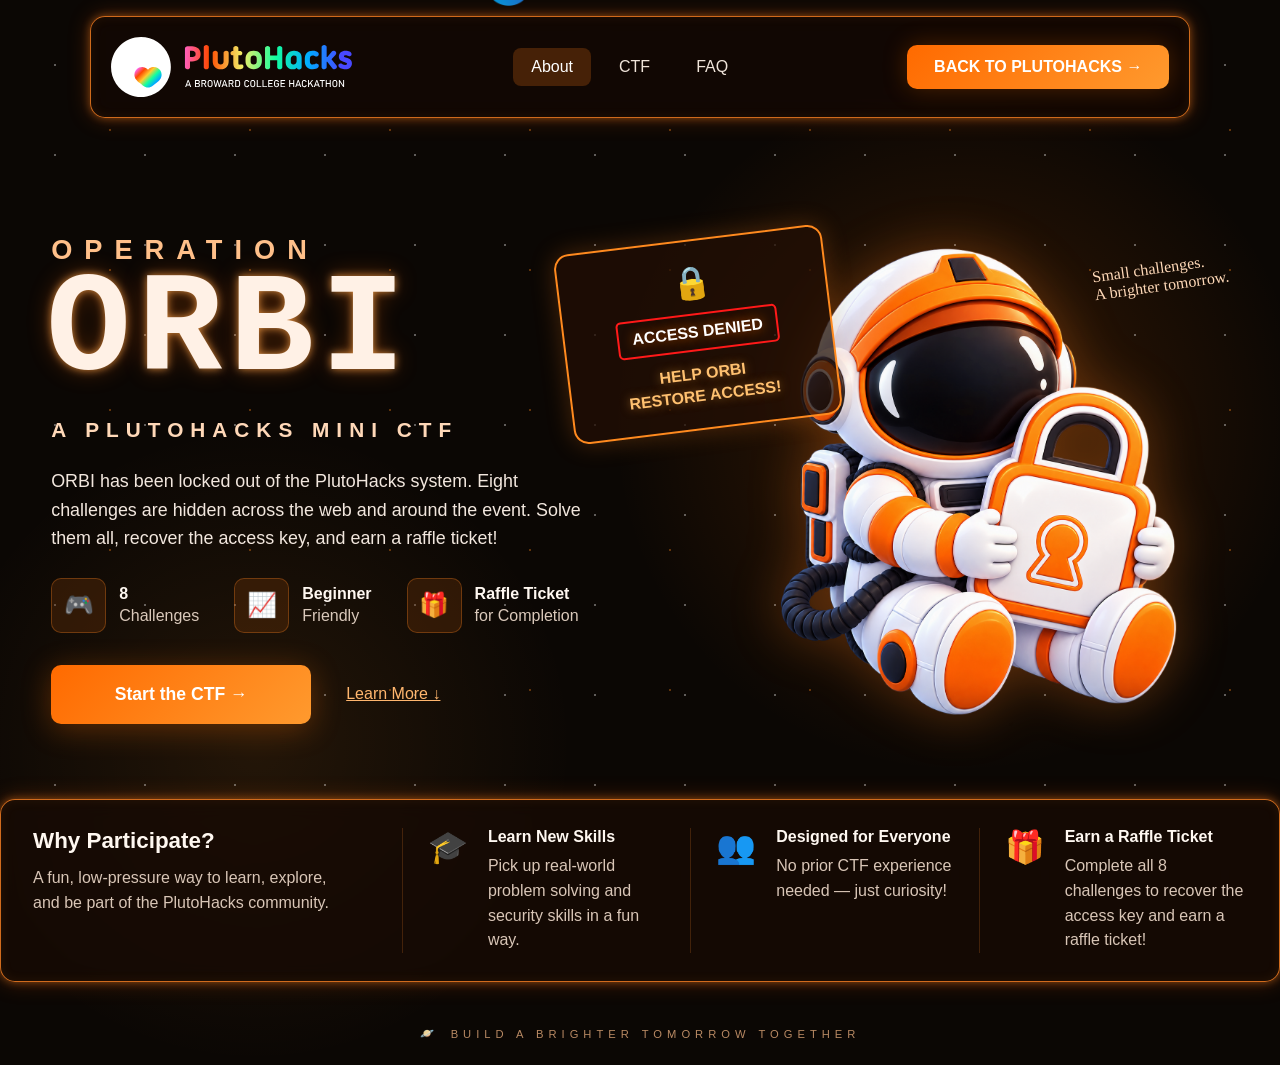
<file: index.html>
<!DOCTYPE html>
<html lang="en">
<head>
    <meta charset="UTF-8">
    <meta name="viewport" content="width=device-width, initial-scale=1.0">
    <title>Operation ORBI | PlutoHacks CTF</title>
    <link rel="stylesheet" href="css/navbar.css">
    <link rel="stylesheet" href="css/index.css">
    <script src="scripts/cursor.js" defer></script>
    <script src="scripts/sky-comets.js" defer></script>
</head>
<body>
  <!-- NAVIGATION -->
    <header class="site-header">
        <nav class="navbar">

            <a href="https://www.plutohacks.com/" class="logo">
                <img src="Images/plutohacks-logo.svg" alt="PlutoHacks" class="logo-image">
            </a>

            <div class="nav-links">
                <a href="index.html" class="active">About</a>
                <a href="ctf.html">CTF</a>
                <a href="faq.html">FAQ</a>
            </div>

            <a href="https://www.plutohacks.com/" class="register-button">
                BACK TO PLUTOHACKS →
            </a>

        </nav>
    </header>

    <main>

        <!-- HERO -->
        <section class="hero">

            <!-- LEFT SIDE -->
            <div class="hero-content">

                <p class="eyebrow" data-signal="T1JCSQ==">
                    OPERATION
                </p>

                <h1 class="orbi-title" data-signal="QUNDRVNT">
                    ORBI
                </h1>

                <p class="subtitle" data-signal="UkVTVE9SRUQ=">
                    A PLUTOHACKS MINI CTF
                </p>

                <p class="description">
                    ORBI has been locked out of the PlutoHacks system.
                    Eight challenges are hidden across the web and around
                    the event. Solve them all, recover the access key,
                    and earn a raffle ticket!
                </p>


                <!-- FEATURES -->
                <div class="quick-features">

                    <div class="quick-feature">
                        <div class="feature-icon">🎮</div>

                        <div>
                            <strong>8</strong>
                            <span>Challenges</span>
                        </div>
                    </div>


                    <div class="quick-feature">
                        <div class="feature-icon">📈</div>

                        <div>
                            <strong>Beginner</strong>
                            <span>Friendly</span>
                        </div>
                    </div>


                    <div class="quick-feature">
                        <div class="feature-icon">🎁</div>

                        <div>
                            <strong>Raffle Ticket</strong>
                            <span>for Completion</span>
                        </div>
                    </div>

                </div>


                <!-- BUTTONS -->
                <div class="hero-buttons">

                    <a href="ctf.html" class="primary-button">
                        Start the CTF →
                    </a>

                    <a href="faq.html" class="learn-more">
                        Learn More ↓
                    </a>

                </div>

            </div>
            <!-- RIGHT SIDE -->
            <div class="hero-art">

                <div class="access-panel">
                    <div class="lock">🔒</div>

                    <strong>
                        ACCESS DENIED
                    </strong>

                    <span>
                        HELP ORBI<br>
                        RESTORE ACCESS!
                    </span>
                </div>


                <!-- Replace this with your own Orbi PNG -->
                <div class="orbi-container">

                    <img
                        src="Images/Orbi.png"
                        alt="Orbi PlutoHacks mascot"
                        class="orbi-image"
                    >

                </div>


                <p class="doodle doodle-top">
                    Small challenges.<br>
                    A brighter tomorrow.
                </p>

            </div>

        </section>
        <!-- WHY PARTICIPATE -->
        <section class="participate" id="about">

            <div class="participate-intro">

                <h2>
                    Why Participate?
                </h2>

                <p>
                    A fun, low-pressure way to learn,
                    explore, and be part of the
                    PlutoHacks community.
                </p>

            </div>


            <div class="participate-item">

                <div class="participate-icon">
                    🎓
                </div>

                <div>
                    <h3>
                        Learn New Skills
                    </h3>

                    <p>
                        Pick up real-world problem
                        solving and security skills
                        in a fun way.
                    </p>
                </div>

            </div>


            <div class="participate-item">

                <div class="participate-icon">
                    👥
                </div>

                <div>
                    <h3>
                        Designed for Everyone
                    </h3>

                    <p>
                        No prior CTF experience
                        needed — just curiosity!
                    </p>
                </div>

            </div>


            <div class="participate-item">

                <div class="participate-icon">
                    🎁
                </div>

                <div>
                    <h3>
                        Earn a Raffle Ticket
                    </h3>

                    <p>
                        Complete all 8 challenges
                        to recover the access key
                        and earn a raffle ticket!
                    </p>
                </div>

            </div>

        </section>


        <footer>
            <span>🪐</span>
            BUILD A BRIGHTER TOMORROW TOGETHER
        </footer>

    </main>
    <!--Special Background effects & Cursor-->
    <canvas id="comet-cursor" aria-hidden="true"></canvas>
    <canvas id="sky-comets" aria-hidden="true"></canvas>
</body>
</html>
</file>
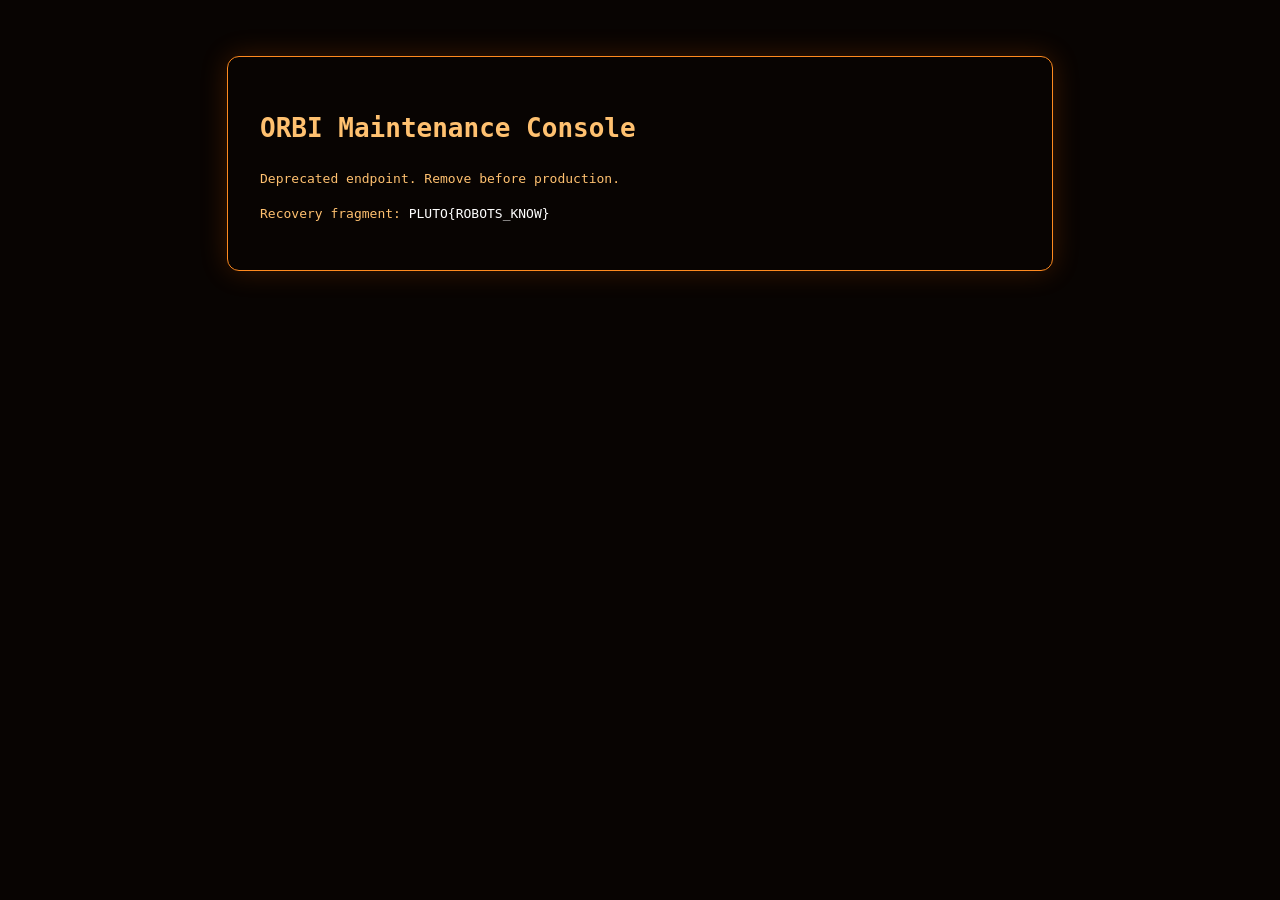
<file: maintenance/index.html>
<!doctype html>
<html lang="en">
<head>
  <meta charset="utf-8">
  <meta name="viewport" content="width=device-width, initial-scale=1">
  <title>ORBI Maintenance Console</title>
  <style>
    body{font-family:monospace;background:#080402;color:#ffc170;padding:3rem;line-height:1.7}
    .box{max-width:760px;margin:auto;border:1px solid #ff8a1f;border-radius:12px;padding:2rem;
         box-shadow:0 0 28px rgba(255,106,0,.2)}
    code{color:#fff}
  </style>
</head>
<body>
  <div class="box">
    <h1>ORBI Maintenance Console</h1>
    <p>Deprecated endpoint. Remove before production.</p>
    <p>Recovery fragment: <code>PLUTO{ROBOTS_KNOW}</code></p>
  </div>
</body>
</html>
</file>
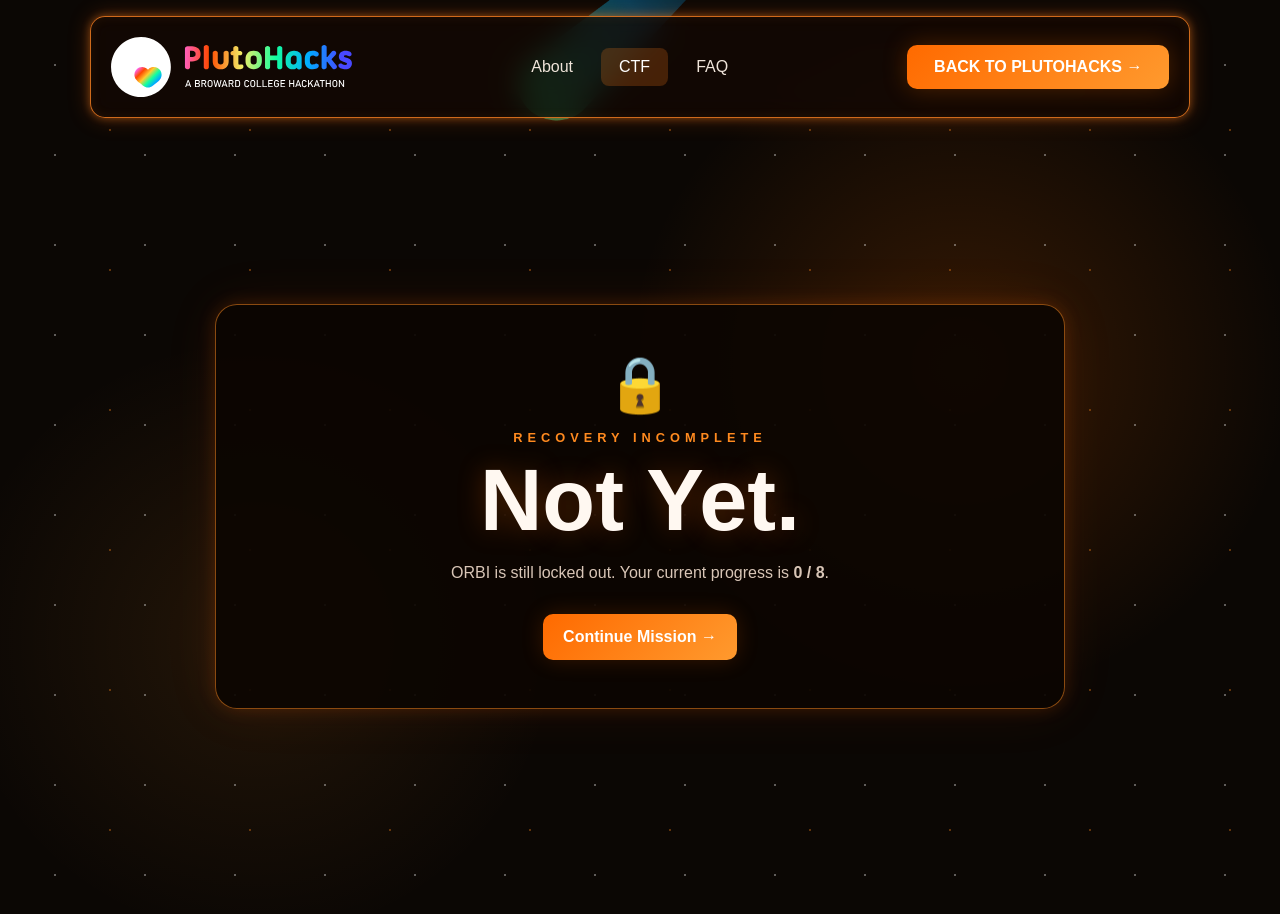
<file: completion.html>
<!DOCTYPE html>
<html lang="en">
<head>
    <meta charset="UTF-8">
    <meta name="viewport" content="width=device-width, initial-scale=1.0">
    <title>Mission Complete | Operation ORBI</title>
    <link rel="stylesheet" href="css/navbar.css">
    <link rel="stylesheet" href="css/challenges.css">
    <script src="scripts/cursor.js" defer></script>
    <script src="scripts/sky-comets.js" defer></script>
    <script src="scripts/ctf-progress.js" defer></script>
</head>
<body data-completion-page>
    <header class="site-header">
        <nav class="navbar">
            <a href="https://www.plutohacks.com/" class="logo">
                <img src="Images/plutohacks-logo.svg" alt="PlutoHacks" class="logo-image">
            </a>
            <div class="nav-links">
                <a href="index.html">About</a>
                <a href="ctf.html" class="active" aria-current="page">CTF</a>
                <a href="faq.html">FAQ</a>
            </div>
            <a href="https://www.plutohacks.com/" class="register-button">
                BACK TO PLUTOHACKS →
            </a>
        </nav>
    </header>

    <main class="completion-page">
        <section class="completion-card" data-normal-success hidden>
            <div class="completion-icon">🎉</div>
            <p class="completion-label">STANDARD RECOVERY COMPLETE</p>
            <h1 class="completion-title">CTF COMPLETE!</h1>
            <p class="completion-copy">
                You completed all eight Operation ORBI challenges and restored
                access to the PlutoHacks system.
            </p>

            <div class="ticket-card">
                🎟️ Show this screen to PlutoHacks staff to receive your raffle ticket.
            </div>

            <div class="completion-actions">
                <a href="ctf.html" class="ctf-action secondary">Review Challenges</a>
                <a href="index.html" class="ctf-action">Return Home</a>
            </div>
        </section>

        <section class="completion-card" data-normal-incomplete>
            <div class="completion-icon">🔒</div>
            <p class="completion-label">RECOVERY INCOMPLETE</p>
            <h1 class="completion-title">Not Yet.</h1>
            <p class="completion-copy">
                ORBI is still locked out. Your current progress is
                <strong data-completion-count>0 / 8</strong>.
            </p>

            <div class="completion-actions" style="margin-top:28px;">
                <a href="ctf.html" class="ctf-action">Continue Mission →</a>
            </div>
        </section>
    </main>

    <canvas id="comet-cursor" aria-hidden="true"></canvas>
    <canvas id="sky-comets" aria-hidden="true"></canvas>
</body>
</html>
</file>
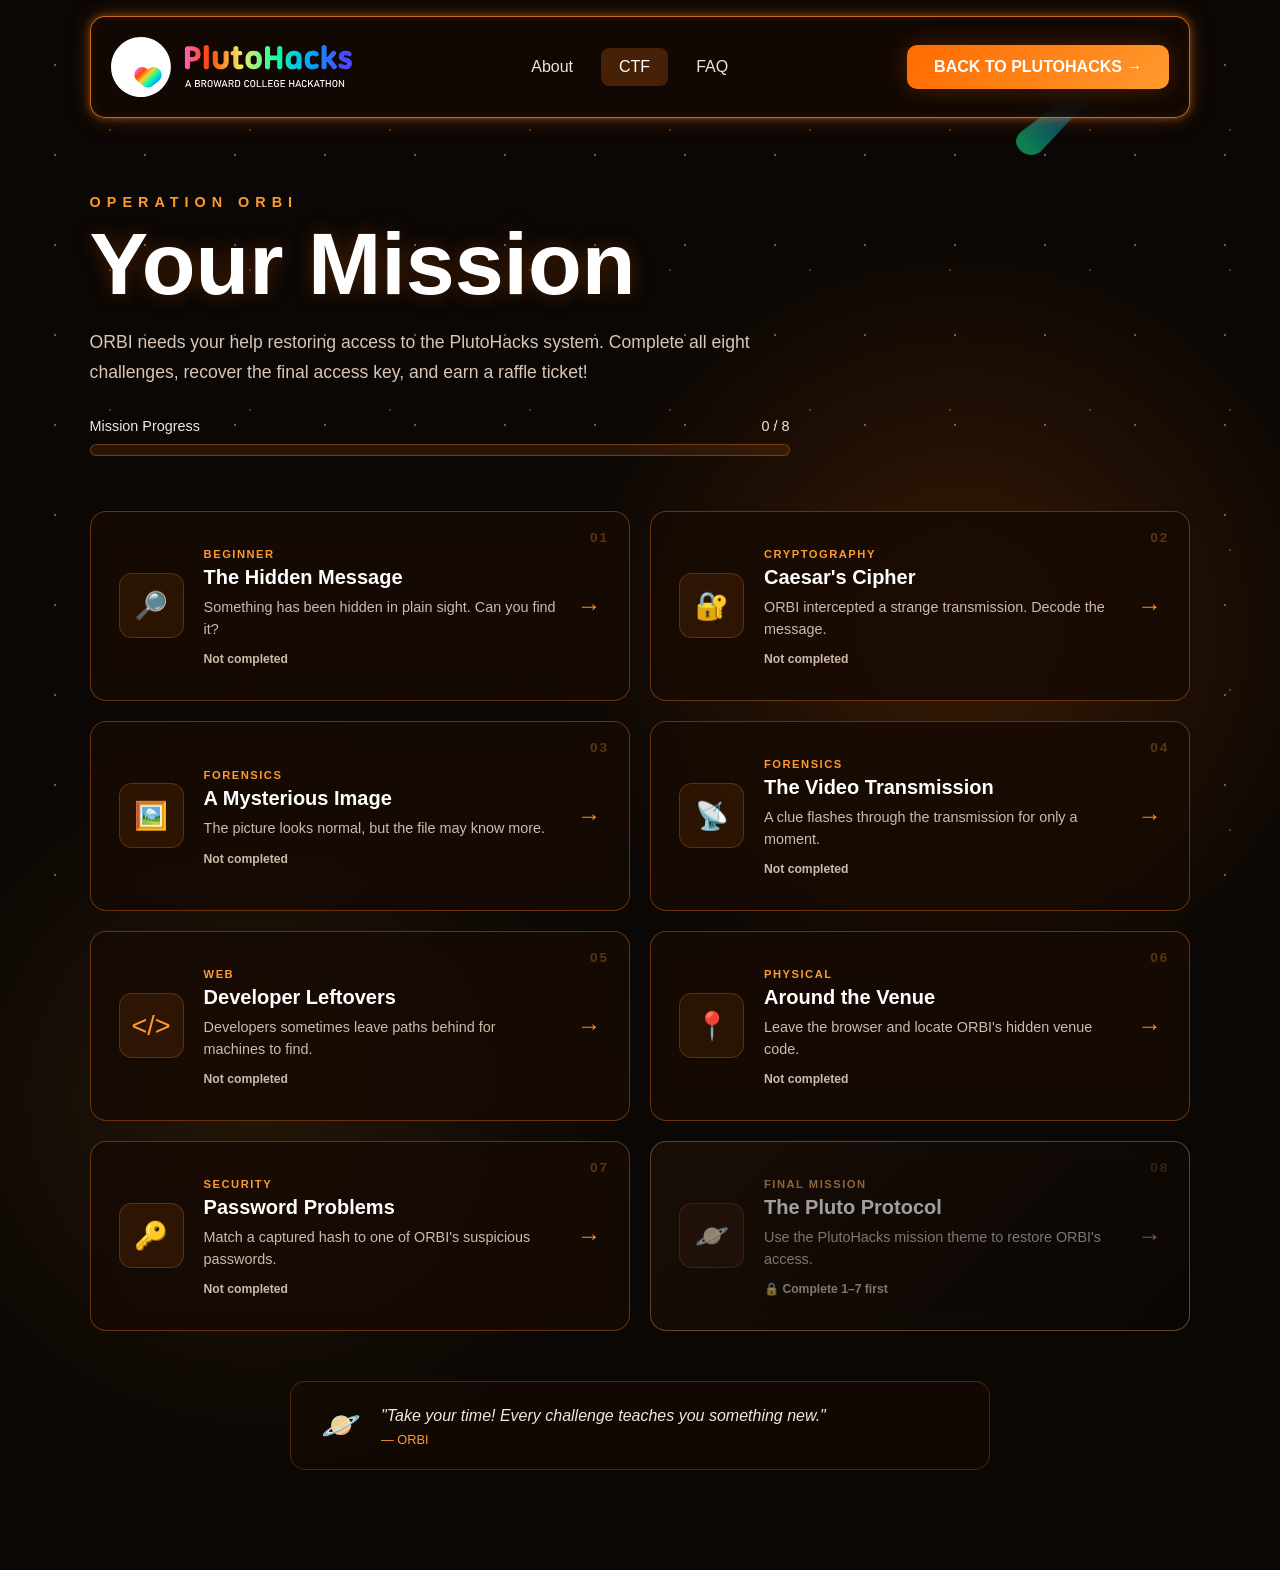
<file: ctf.html>
<!DOCTYPE html>
<html lang="en">
<head>
    <meta charset="UTF-8">
    <meta name="viewport" content="width=device-width, initial-scale=1.0">
    <title>CTF Challenges Dashboard | Operation ORBI</title>
    <link rel="stylesheet" href="css/navbar.css">
    <link rel="stylesheet" href="css/ctf.css">
    <script src="scripts/cursor.js" defer></script>
    <script src="scripts/sky-comets.js" defer></script>
    <script src="scripts/ctf-progress.js" defer></script>
</head>
<body>
    <header class="site-header">
        <nav class="navbar">
            <a href="https://www.plutohacks.com/" class="logo">
                <img src="Images/plutohacks-logo.svg" alt="PlutoHacks" class="logo-image">
            </a>

            <div class="nav-links">
                <a href="index.html">About</a>
                <a href="ctf.html" class="active" aria-current="page">CTF</a>
                <a href="faq.html">FAQ</a>
            </div>

            <a href="https://www.plutohacks.com/" class="register-button">
                BACK TO PLUTOHACKS →
            </a>
        </nav>
    </header>

    <main class="ctf-page">
        <section class="ctf-intro">
            <p class="ctf-eyebrow">OPERATION ORBI</p>
            <h1>Your Mission</h1>
            <p class="ctf-description">
                ORBI needs your help restoring access to the PlutoHacks system.
                Complete all eight challenges, recover the final access key,
                and earn a raffle ticket!
            </p>

            <div class="ctf-progress">
                <div class="progress-heading">
                    <span>Mission Progress</span>
                    <span id="progressText">0 / 8</span>
                </div>
                <div class="progress-track">
                    <div class="progress-fill" id="progressFill"></div>
                </div>
            </div>
        </section>

        <section class="mission-complete-banner" id="missionCompleteBanner" hidden>
            <div>
                <strong>✓ Operation ORBI restored.</strong>
                <p>You completed all eight challenges.</p>
            </div>
            <a href="completion.html" class="mission-complete-link">Completion Screen →</a>
        </section>

        <section class="challenge-section">
            <div class="challenge-grid">

                <a href="challenges/challenge-1.html"
                   class="challenge-card"
                   data-challenge-id="1">
                    <div class="challenge-number">01</div>
                    <div class="challenge-icon">🔎</div>
                    <div class="challenge-info">
                        <span class="challenge-type">Beginner</span>
                        <h2>The Hidden Message</h2>
                        <p>Something has been hidden in plain sight. Can you find it?</p>
                        <span class="challenge-status">Not completed</span>
                    </div>
                    <span class="challenge-arrow">→</span>
                </a>

                <a href="challenges/challenge-2.html"
                   class="challenge-card"
                   data-challenge-id="2">
                    <div class="challenge-number">02</div>
                    <div class="challenge-icon">🔐</div>
                    <div class="challenge-info">
                        <span class="challenge-type">Cryptography</span>
                        <h2>Caesar's Cipher</h2>
                        <p>ORBI intercepted a strange transmission. Decode the message.</p>
                        <span class="challenge-status">Not completed</span>
                    </div>
                    <span class="challenge-arrow">→</span>
                </a>

                <a href="challenges/challenge-3.html"
                   class="challenge-card"
                   data-challenge-id="3">
                    <div class="challenge-number">03</div>
                    <div class="challenge-icon">🖼️</div>
                    <div class="challenge-info">
                        <span class="challenge-type">Forensics</span>
                        <h2>A Mysterious Image</h2>
                        <p>The picture looks normal, but the file may know more.</p>
                        <span class="challenge-status">Not completed</span>
                    </div>
                    <span class="challenge-arrow">→</span>
                </a>

                <a href="challenges/challenge-4.html"
                   class="challenge-card"
                   data-challenge-id="4">
                    <div class="challenge-number">04</div>
                    <div class="challenge-icon">📡</div>
                    <div class="challenge-info">
                        <span class="challenge-type">Forensics</span>
                        <h2>The Video Transmission</h2>
                        <p>A clue flashes through the transmission for only a moment.</p>
                        <span class="challenge-status">Not completed</span>
                    </div>
                    <span class="challenge-arrow">→</span>
                </a>

                <a href="challenges/challenge-5.html"
                   class="challenge-card"
                   data-challenge-id="5">
                    <div class="challenge-number">05</div>
                    <div class="challenge-icon">&lt;/&gt;</div>
                    <div class="challenge-info">
                        <span class="challenge-type">Web</span>
                        <h2>Developer Leftovers</h2>
                        <p>Developers sometimes leave paths behind for machines to find.</p>
                        <span class="challenge-status">Not completed</span>
                    </div>
                    <span class="challenge-arrow">→</span>
                </a>

                <a href="challenges/challenge-6.html"
                   class="challenge-card"
                   data-challenge-id="6">
                    <div class="challenge-number">06</div>
                    <div class="challenge-icon">📍</div>
                    <div class="challenge-info">
                        <span class="challenge-type">Physical</span>
                        <h2>Around the Venue</h2>
                        <p>Leave the browser and locate ORBI's hidden venue code.</p>
                        <span class="challenge-status">Not completed</span>
                    </div>
                    <span class="challenge-arrow">→</span>
                </a>

                <a href="challenges/challenge-7.html"
                   class="challenge-card"
                   data-challenge-id="7">
                    <div class="challenge-number">07</div>
                    <div class="challenge-icon">🔑</div>
                    <div class="challenge-info">
                        <span class="challenge-type">Security</span>
                        <h2>Password Problems</h2>
                        <p>Match a captured hash to one of ORBI's suspicious passwords.</p>
                        <span class="challenge-status">Not completed</span>
                    </div>
                    <span class="challenge-arrow">→</span>
                </a>

                <a href="challenges/challenge-8.html"
                   class="challenge-card final-challenge"
                   data-challenge-id="8">
                    <div class="challenge-number">08</div>
                    <div class="challenge-icon">🪐</div>
                    <div class="challenge-info">
                        <span class="challenge-type">Final Mission</span>
                        <h2>The Pluto Protocol</h2>
                        <p>Use the PlutoHacks mission theme to restore ORBI's access.</p>
                        <span class="challenge-status">Not completed</span>
                    </div>
                    <span class="challenge-arrow">→</span>
                </a>

            </div>
        </section>

        <section class="orbi-message">
            <div class="orbi-message-icon">🪐</div>
            <div>
                <p>"Take your time! Every challenge teaches you something new."</p>
                <span>— ORBI</span>
            </div>
        </section>
    </main>

    <canvas id="comet-cursor" aria-hidden="true"></canvas>
    <canvas id="sky-comets" aria-hidden="true"></canvas>
</body>
</html>
</file>
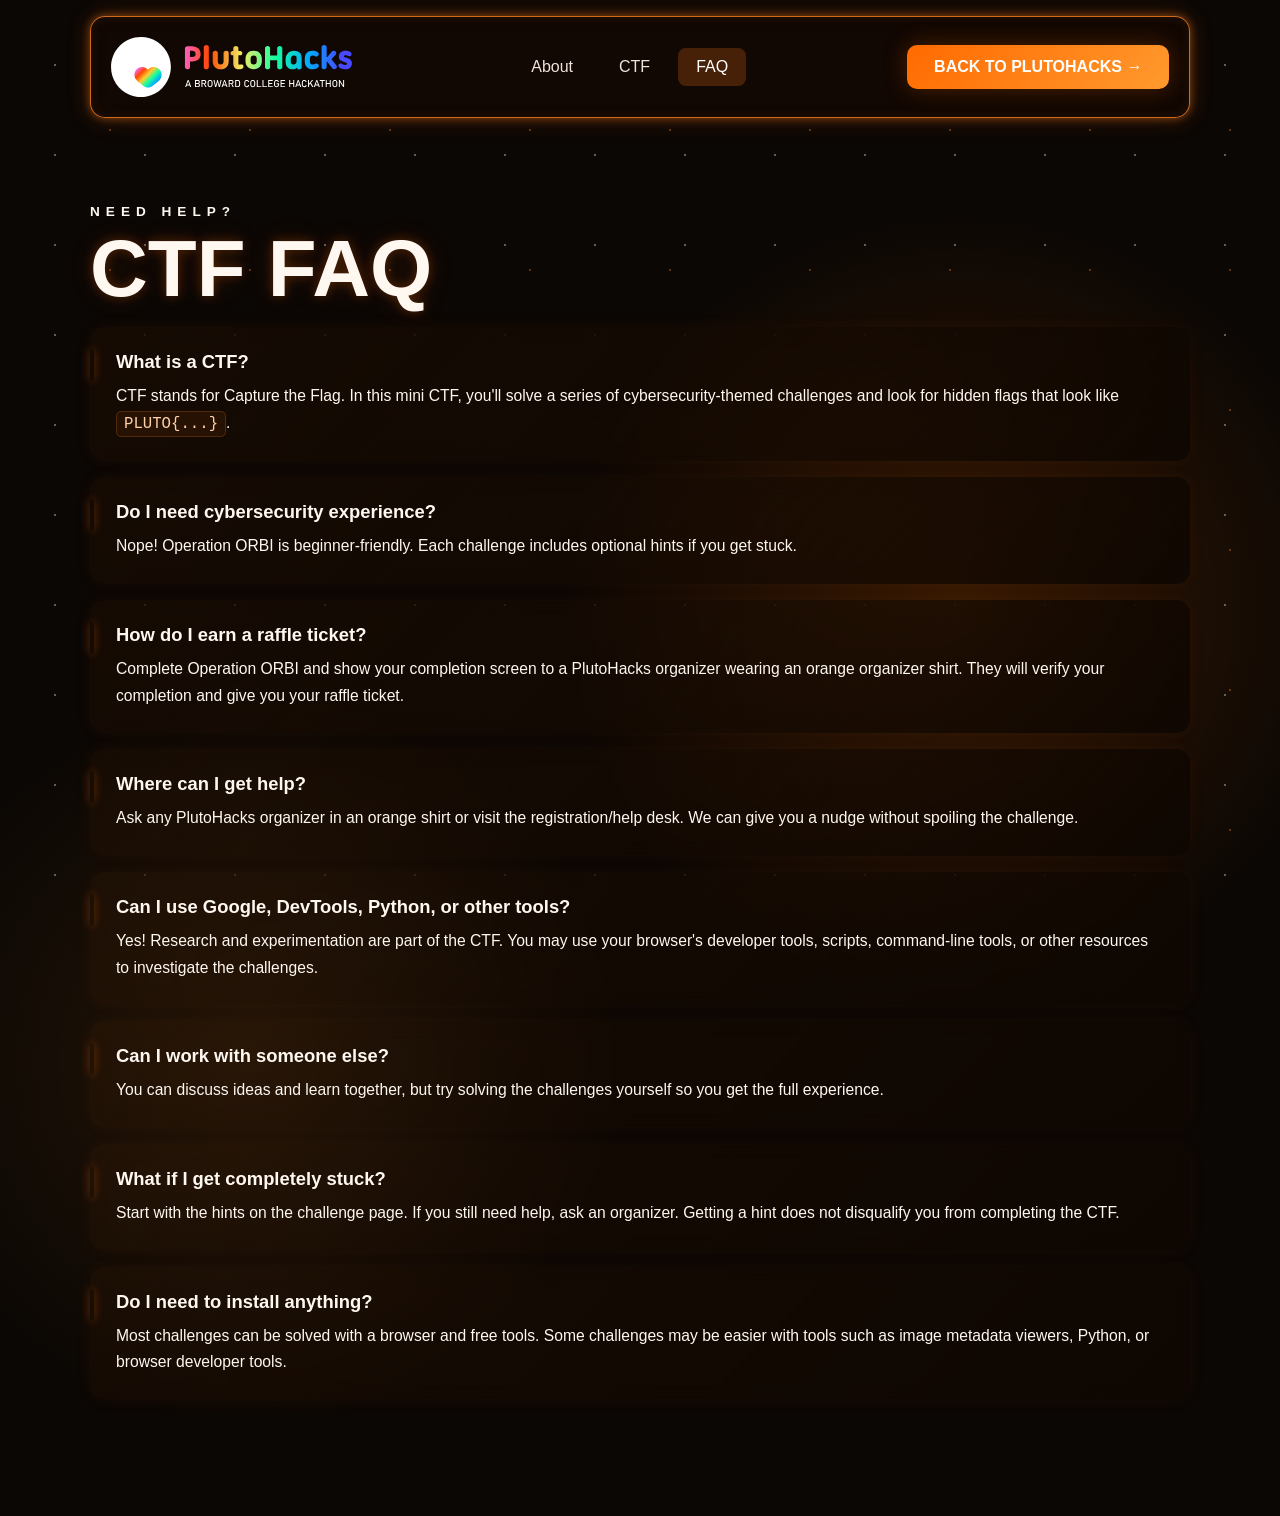
<file: faq.html>
<!DOCTYPE html>
<html lang="en">
<head>
    <meta charset="UTF-8">
    <meta name="viewport" content="width=device-width, initial-scale=1.0">
    <title>Document</title>
     <link rel="stylesheet" href="css/navbar.css">
    <link rel="stylesheet" href="css/faq.css">
    <script src="scripts/cursor.js" defer></script>
    <script src="scripts/sky-comets.js" defer></script>
</head>
<body>
    <!-- NAVIGATION -->
    <header class="site-header">
        <nav class="navbar">

            <a href="https://www.plutohacks.com/" class="logo">
                <img src="Images/plutohacks-logo.svg" alt="PlutoHacks" class="logo-image">
            </a>

            <div class="nav-links">
                <a href="index.html">About</a>
                <a href="ctf.html">CTF</a>
                <a href="faq.html" class="active">FAQ</a>
            </div>

            <a href="https://www.plutohacks.com/" class="register-button">
                BACK TO PLUTOHACKS →
            </a>

        </nav>
    </header>
    <section class="faq-section" id="faq">
        <p class="ctf-eyebrow">NEED HELP?</p>
        <h1>CTF FAQ</h1>

        <div class="faq-item">
            <h2>What is a CTF?</h2>
            <p>
                CTF stands for Capture the Flag. In this mini CTF, you'll solve
                a series of cybersecurity-themed challenges and look for hidden
                flags that look like <code>PLUTO{...}</code>.
            </p>
        </div>

        <div class="faq-item">
            <h2>Do I need cybersecurity experience?</h2>
            <p>
                Nope! Operation ORBI is beginner-friendly. Each challenge includes
                optional hints if you get stuck.
            </p>
        </div>

        <div class="faq-item">
            <h2>How do I earn a raffle ticket?</h2>
            <p>
                Complete Operation ORBI and show your completion screen to a
                PlutoHacks organizer wearing an orange organizer shirt.
                They will verify your completion and give you your raffle ticket.
            </p>
        </div>

        <div class="faq-item">
            <h2>Where can I get help?</h2>
            <p>
                Ask any PlutoHacks organizer in an orange shirt or visit the
                registration/help desk. We can give you a nudge without spoiling
                the challenge.
            </p>
        </div>

        <div class="faq-item">
            <h2>Can I use Google, DevTools, Python, or other tools?</h2>
            <p>
                Yes! Research and experimentation are part of the CTF.
                You may use your browser's developer tools, scripts, command-line
                tools, or other resources to investigate the challenges.
            </p>
        </div>

        <div class="faq-item">
            <h2>Can I work with someone else?</h2>
            <p>
                You can discuss ideas and learn together, but try solving the
                challenges yourself so you get the full experience.
            </p>
        </div>

        <div class="faq-item">
            <h2>What if I get completely stuck?</h2>
            <p>
                Start with the hints on the challenge page. If you still need help,
                ask an organizer. Getting a hint does not disqualify you from
                completing the CTF.
            </p>
        </div>

        <div class="faq-item">
            <h2>Do I need to install anything?</h2>
            <p>
                Most challenges can be solved with a browser and free tools.
                Some challenges may be easier with tools such as image metadata
                viewers, Python, or browser developer tools.
            </p>
        </div>
    </section>
    <!--Special Background effects & Cursor-->
    <canvas id="comet-cursor" aria-hidden="true"></canvas>
    <canvas id="sky-comets" aria-hidden="true"></canvas>
</body>
</html>
</file>
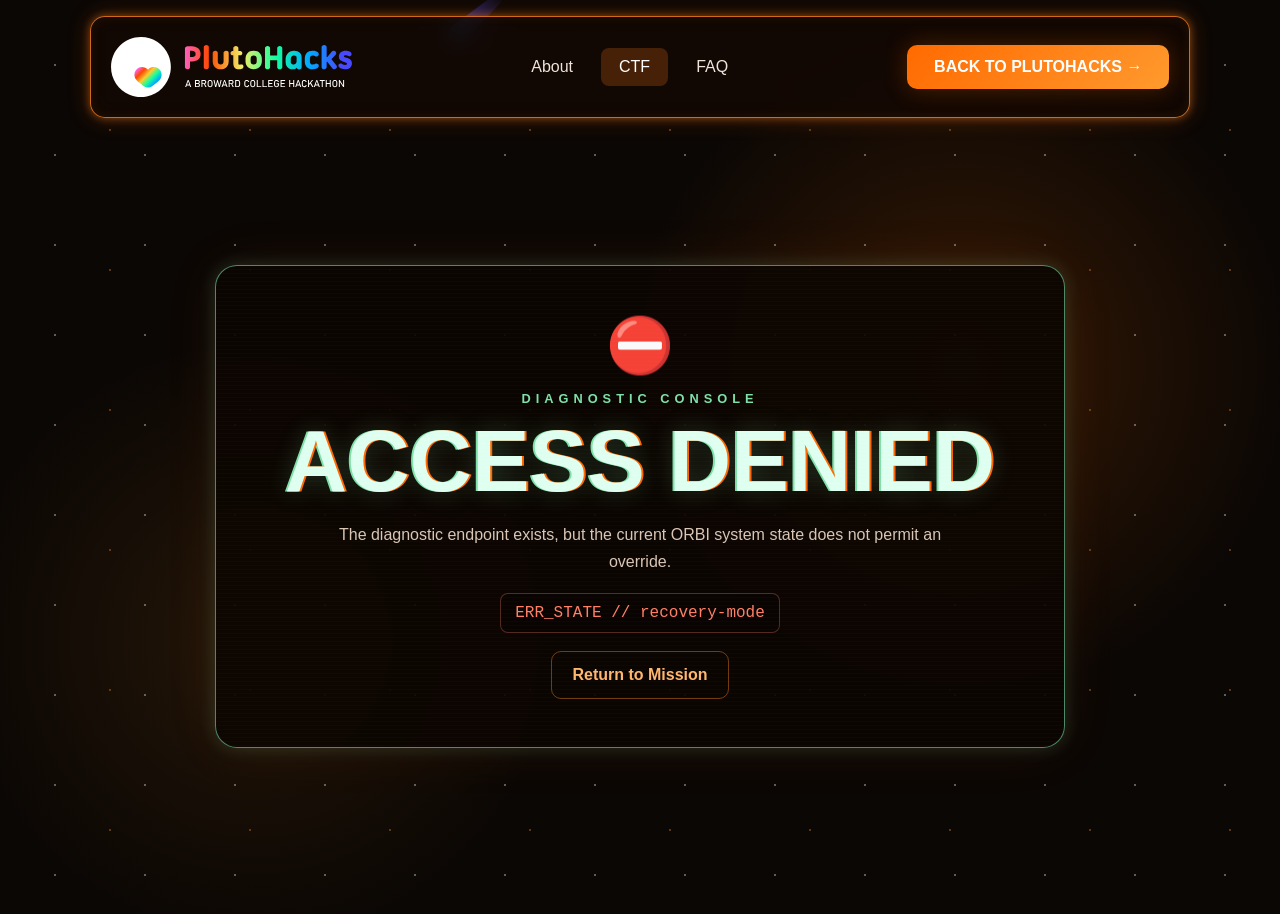
<file: override.html>
<!DOCTYPE html>
<html lang="en">
<head>
    <meta charset="UTF-8">
    <meta name="viewport" content="width=device-width, initial-scale=1.0">
    <title>System Override | Operation ORBI</title>
    <link rel="stylesheet" href="css/navbar.css">
    <link rel="stylesheet" href="css/challenges.css">
    <script src="scripts/cursor.js" defer></script>
    <script src="scripts/sky-comets.js" defer></script>
    <script src="scripts/ctf-progress.js" defer></script>
</head>
<body data-override-page>
    <header class="site-header">
        <nav class="navbar">
            <a href="https://www.plutohacks.com/" class="logo">
                <img src="Images/plutohacks-logo.svg" alt="PlutoHacks" class="logo-image">
            </a>
            <div class="nav-links">
                <a href="index.html">About</a>
                <a href="ctf.html" class="active" aria-current="page">CTF</a>
                <a href="faq.html">FAQ</a>
            </div>
            <a href="https://www.plutohacks.com/" class="register-button">
                BACK TO PLUTOHACKS →
            </a>
        </nav>
    </header>

    <main class="completion-page">
        <section class="completion-card override-card" data-override-accepted hidden>
            <div class="completion-icon">⚠️</div>
            <p class="completion-label">DIAGNOSTIC OVERRIDE ACCEPTED</p>
            <h1 class="completion-title">YOU FOUND ANOTHER WAY.</h1>
            <p class="completion-copy">
                You did not follow ORBI's normal recovery path. You found and changed
                a client-controlled system state instead. That is exactly the kind of
                curiosity a CTF rewards.
            </p>

            <div class="ticket-card override-ticket">
                🎟️ ALTERNATE COMPLETION PATH — This screen is valid for a raffle ticket.
            </div>

            <p class="completion-copy" style="margin-bottom:26px;">
                ORBI: “...clever. I'll allow it.”
            </p>

            <div class="completion-actions">
                <a href="index.html" class="ctf-action">Return Home</a>
            </div>
        </section>

        <section class="completion-card override-card" data-override-denied>
            <div class="completion-icon">⛔</div>
            <p class="completion-label">DIAGNOSTIC CONSOLE</p>
            <h1 class="completion-title">ACCESS DENIED</h1>
            <p class="completion-copy">
                The diagnostic endpoint exists, but the current ORBI system state
                does not permit an override.
            </p>
            <div class="denied-code">ERR_STATE // recovery-mode</div>
            <div class="completion-actions">
                <a href="ctf.html" class="ctf-action secondary">Return to Mission</a>
            </div>
        </section>
    </main>

    <canvas id="comet-cursor" aria-hidden="true"></canvas>
    <canvas id="sky-comets" aria-hidden="true"></canvas>
</body>
</html>
</file>
<file: css/navbar.css>
/* =========================
   RESET
========================= */

*{
    margin: 0px;
    font-family: "Poppins", sans-serif;
    font-style: normal;
    padding: 0px;
    /*outline: 1px solid red;*/
    cursor: none;
    box-sizing: border-box;
}


html {
    scroll-behavior: smooth;
}

body {
    min-height: 100vh;

    color: #fff8f1;

    font-family:
        Arial,
        Helvetica,
        sans-serif;

    background:
        radial-gradient(
            circle at 75% 40%,
            rgba(255, 112, 0, 0.18),
            transparent 30%
        ),
        radial-gradient(
            circle at 20% 70%,
            rgba(255, 155, 45, 0.1),
            transparent 25%
        ),
        #0b0704;

    overflow-x: hidden;
}


/* =========================
   STAR BACKGROUND
========================= */

body::before {
    content: "";

    position: fixed;
    inset: 0;

    pointer-events: none;

    background-image:
        radial-gradient(
            white 1px,
            transparent 1px
        ),
        radial-gradient(
            #ff8a1f 1px,
            transparent 1px
        );

    background-size:
        90px 90px,
        140px 140px;

    background-position:
        10px 20px,
        40px 60px;

    opacity: 0.35;

    z-index: -1;
}


/* =========================
   HEADER
========================= */

.site-header {
    padding: 16px 7%;
}

.navbar {
    max-width: 1400px;
    min-height: 68px;

    margin: auto;

    padding: 20px;

    display: flex;
    align-items: center;
    justify-content: space-between;

    background:
        rgba(20, 9, 3, 0.75);

    border: 1px solid rgba(255, 132, 35, 0.8);

    box-shadow:
        0 0 8px rgba(255, 132, 35, 0.45),
        0 0 22px rgba(255, 102, 0, 0.25),
        inset 0 0 12px rgba(255, 150, 45, 0.08);

    border-radius: 15px;

    backdrop-filter: blur(14px);
}

.logo {
    display: flex;
    align-items: center;
    gap: 10px;

    font-size: 1.35rem;
    font-weight: 700;

    color: white;
    text-decoration: none;
}

.logo-icon {
    font-size: 1.7rem;
}

.logo-image {
    display: block;
    width: auto;
    height: 60px;
    object-fit: contain;
}

.nav-links {
    display: flex;
    align-items: center;
    gap: 10px;
}

.nav-links a {
    color: #f0e4da;
    text-decoration: none;
    padding: 10px 18px;
    border-radius: 8px;
    transition: 0.2s ease;
}

.nav-links a:hover {
    color: white;
    background: rgba(255, 125, 25, 0.12);
}

.nav-links .active {
    color: white;

    background:
        rgba(255, 125, 25, 0.22);

    padding: 10px 18px;

    border-radius: 8px;
}

.register-button {
    padding: 13px 27px;

    color: white;
    text-decoration: none;

    font-weight: 600;

    background:
        linear-gradient(
            135deg,
            #ff6a00,
            #ff9a2e
        );

    border-radius: 10px;

    box-shadow:
        0 0 25px
        rgba(255, 112, 0, 0.25);

    transition: 0.2s ease;
}

.register-button:hover {
    transform: translateY(-2px);

    box-shadow:
        0 0 35px
        rgba(255, 112, 0, 0.45);
}

@media (max-width: 760px) {

    .site-header {
        padding: 10px 12px;
    }

    .navbar {
        padding: 12px;

        flex-wrap: wrap;

        gap: 12px;
    }

    .logo {
        flex: 1 1 auto;

        min-width: 0;

        font-size: 1.05rem;
    }

    .register-button {
        flex: 0 0 auto;

        padding: 10px 12px;

        font-size: 0.7rem;

        white-space: nowrap;
    }

    .nav-links {
        order: 3;

        width: 100%;

        display: flex;

        justify-content: center;

        align-items: center;

        gap: 8px;
    }

    .nav-links a,
    .nav-links .active {
        flex: 0 0 auto;

        white-space: nowrap;

        padding: 9px 14px;

        font-size: 0.9rem;
    }
}
</file>
<file: css/index.css>
/* ==========================================
   PLUTOHACKS ORANGE THEME
   Primary: #ff6a00
   Bright accent: #ff8a1f
   Soft accent: #ffb66e
   Warm background: #0b0704
========================================== */

/* =========================
   HERO
========================= */

.hero {
    max-width: 1400px;

    min-height: 620px;

    margin: 35px auto 0;

    padding: 20px 4%;

    display: grid;

    grid-template-columns:
        1fr
        1.1fr;

    align-items: center;

    gap: 60px;
}


/* =========================
   HERO TEXT
========================= */

.hero-content {
    max-width: 600px;
}

.eyebrow {
    margin-bottom: 3px;

    color: #ffc08a;

    font-size: 1.7rem;

    letter-spacing: 12px;

    font-weight: 600;
}

.orbi-title {
    margin-left: -5px;

    font-family:
        "Courier New",
        monospace;

    font-size:
        clamp(
            6rem,
            11vw,
            10rem
        );

    line-height: 0.9;

    letter-spacing: 7px;

    color: #fff1e6;

    text-shadow:
        0 0 8px
        rgba(255, 165, 75, 0.8),
        0 0 25px
        rgba(255, 105, 0, 0.3);
}

.subtitle {
    margin:
        22px
        0
        25px;

    color: #ffd8b8;

    font-size: 1.3rem;

    font-weight: 600;

    letter-spacing: 7px;
}

.description {
    max-width: 530px;

    color: #f2e7de;

    font-size: 1.12rem;

    line-height: 1.6;
}


/* =========================
   HERO QUICK FEATURES
========================= */

.quick-features {
    margin-top: 25px;
    display: flex;
    gap: 35px;
}

.quick-feature {
    display: flex;
    align-items: center;

    gap: 13px;
}

.feature-icon {
    width: 55px;
    height: 55px;

    display: grid;
    place-items: center;

    font-size: 1.5rem;

    background:
        rgba(110, 52, 10, 0.35);

    border:
        1px solid
        rgba(255, 132, 35, 0.3);

    border-radius: 10px;
}

.quick-feature div:last-child {
    display: flex;
    flex-direction: column;
}

.quick-feature strong {
    font-size: 1rem;
}

.quick-feature span {
    margin-top: 4px;

    color: #dac9bb;
}


/* =========================
   BUTTONS
========================= */

.hero-buttons {
    margin-top: 32px;

    display: flex;

    align-items: center;

    gap: 35px;
}

.primary-button {
    min-width: 260px;

    padding: 19px 30px;

    text-align: center;

    color: white;

    text-decoration: none;

    font-size: 1.1rem;

    font-weight: 600;

    background:
        linear-gradient(
            135deg,
            #ff6a00,
            #ff9a2e
        );

    border-radius: 10px;

    box-shadow:
        0 5px 30px
        rgba(255, 112, 0, 0.3);

    transition: 0.2s ease;
}

.primary-button:hover {
    transform:
        translateY(-3px);

    box-shadow:
        0 8px 40px
        rgba(255, 112, 0, 0.5);
}

.learn-more {
    color: #ffb66e;

    text-decoration: underline;
}


/* =========================
   RIGHT HERO ART
========================= */

.hero-art {
    min-height: 520px;

    position: relative;

    display: flex;

    justify-content: center;

    align-items: flex-end;
}

.orbi-container {
    position: relative;

    width: min(100%, 530px);
    height: 500px;

    display: flex;
    justify-content: center;
    align-items: flex-end;

    z-index: 2;
}

/*
Replace images/orbi.png
with your drawing.
*/
.orbi-image {
    max-width: 100%;
    max-height: 100%;
    transform: translateX(40px);

    overflow:visible;

    object-fit: contain;

    filter:
        drop-shadow(
            0 0 25px
            rgba(255, 126, 26, 0.3)
        );
}


/* If Orbi image hasn't been added yet */

.orbi-image:not([src]),
.orbi-image[src="/Images/orbi.png"] {
    display: none;
}


/* =========================
   ACCESS DENIED CARD
========================= */

.access-panel {
    position: absolute;
    top: 20px;
    left: -80px;

    width: 270px;

    padding: 22px;

    z-index: 4;

    display: flex;
    flex-direction: column;
    align-items: center;

    gap: 12px;

    text-align: center;

    background:
        rgba(35, 15, 5, 0.75);

    border:
        2px solid
        #ff8a1f;

    border-radius: 15px;

    box-shadow:
        0 0 25px
        rgba(255, 126, 26, 0.25);

    transform:
        rotate(-7deg);
}

.access-panel .lock {
    font-size: 2rem;
}

.access-panel strong {
    padding: 8px 13px;

    color: #ffffff;

    border:
        2px solid
        #ff1a1a;

    border-radius: 5px;

    text-shadow:
        0 0 12px
        rgba(255, 106, 0, 0.7);
}

.access-panel span {
    color: #ffc170;

    font-weight: 700;

    line-height: 1.35;

    text-shadow:
        0 0 10px
        rgba(255, 174, 75, 0.5);
}

.doodle {
    position: absolute;

    color: #ffd9b8;

    font-family:
        "Comic Sans MS",
        cursive;

    font-size: 1rem;

    transform:
        rotate(-8deg);
}

.doodle-top {
    top: 40px;
    right: 0;
}


/* =========================
   PARTICIPATE
========================= */

.participate {
    max-width: 1450px;

    margin:
        10px
        auto
        40px;

    padding:
        28px
        32px;

    display: grid;

    grid-template-columns:
        1.3fr
        1fr
        1fr
        1fr;

    gap: 20px;

    background:
        rgba(24, 11, 4, 0.78);

    border: 1px solid rgba(255, 132, 35, 0.8);

    box-shadow:
        0 0 8px rgba(255, 132, 35, 0.45),
        0 0 22px rgba(255, 102, 0, 0.25),
        inset 0 0 12px rgba(255, 150, 45, 0.08);

    border-radius: 15px;

    backdrop-filter:
        blur(10px);
}

.participate-intro {
    padding-right: 25px;
}

.participate h2 {
    margin-bottom: 12px;

    font-size: 1.4rem;
}

.participate p {
    color: #d9c6b7;

    line-height: 1.55;
}

.participate-item {
    padding-left: 25px;

    display: flex;

    gap: 20px;

    border-left:
        1px solid
        rgba(255, 135, 40, 0.2);
}

.participate-icon {
    color: #ff7a00;

    font-size: 2rem;
}

.participate h3 {
    margin-bottom: 8px;

    font-size: 1rem;
}


/* =========================
   FOOTER
========================= */

footer {
    padding:
        5px
        20px
        25px;

    display: flex;

    justify-content: center;

    align-items: center;

    gap: 12px;

    color: #b88963;

    font-size: 0.7rem;

    letter-spacing: 5px;
}



/* ---------- TABLET / SMALL DESKTOP ---------- */

@media (max-width: 1100px) {

    .hero {
        gap: 30px;
    }

    .hero-art {
        min-height: 520px;
        overflow: visible;
    }

    .orbi-container {
        width: min(100%, 480px);
        height: 470px;
    }

    .orbi-image {
        max-width: 95%;
        max-height: 100%;

        /* less aggressive shift */
        transform: translateX(15px);
    }

    .access-panel {
        left: 0;
        top: 35px;

        width: 230px;
    }

    .doodle-top {
        top: 45px;
        right: 0;

        max-width: 150px;
    }
}


/* =========================
   MOBILE
========================= */

@media (max-width: 950px) {

    .hero {
        grid-template-columns:
            1fr;

        text-align: center;
    }

    .hero-content {
        margin: auto;
    }

    .description {
        margin: auto;
    }

    .quick-features,
    .hero-buttons {
        justify-content: center;
    }

    .hero-art {
        min-height: 450px;
    }

    .participate {
        grid-template-columns:
            1fr
            1fr;
    }

    .participate-item {
        border-left: none;

        padding: 20px 0;
    }
}


@media (max-width: 760px) {

    /*
       Hero still stacks:
       text section first,
       artwork section underneath
    */

    .hero {
        grid-template-columns: 1fr;

        gap: 35px;

        padding:
            30px
            20px;
    }


    .eyebrow {
        font-size: 1.1rem;

        letter-spacing: 7px;
    }

    .orbi-title {
        font-size: 5rem;
    }

    .subtitle {
        font-size: 0.9rem;

        letter-spacing: 4px;
    }

    .quick-features {
        flex-direction: column;

        align-items: flex-start;

        width: fit-content;

        margin:
            30px
            auto;
    }
    /* ---------------------------------------
       Turn artwork area into normal layout
    --------------------------------------- */

    .hero-art {
        width: 100%;

        min-height: 0;

        display: grid;

        grid-template-columns: 1fr;

        justify-items: center;

        align-items: center;

        gap: 18px;

        overflow: visible;
    }


    /* ---------------------------------------
       ACCESS DENIED CARD
       no longer absolute on mobile
    --------------------------------------- */

    .access-panel {
        position: relative;

        top: auto;
        left: auto;

        width: min(85%, 300px);

        margin: 0 auto;

        transform: rotate(-3deg);

        z-index: 3;
    }


    /* ---------------------------------------
       ORBI
    --------------------------------------- */

    .orbi-container {
        position: relative;

        width: 100%;
        height: auto;

        display: flex;

        justify-content: center;

        align-items: center;

        z-index: 2;
    }

    .orbi-image {
        display: block;

        width: min(100%, 460px);

        max-width: 100%;
        max-height: none;

        height: auto;

        /* REMOVE desktop shift */
        transform: none;

        object-fit: contain;

        margin: 0 auto;
    }


    /* ---------------------------------------
       SMALL CHALLENGES DOODLE
       no longer absolute
    --------------------------------------- */

    .doodle,
    .doodle-top {
        position: relative;

        top: auto;
        right: auto;
        left: auto;

        width: 100%;

        margin: -5px auto 0;

        text-align: center;

        transform: rotate(-4deg);

        z-index: 3;
    }

    .hero-buttons {
        flex-direction: column;

        gap: 18px;
    }

    .primary-button {
        width: 100%;
    }

    .access-panel {
        width: 210px;

        left: 0;
    }

    .participate {
        margin:
            20px
            15px;

        grid-template-columns:
            1fr;
    }

    .participate-item {
        padding:
            20px
            0;

        border-top:
            1px solid
            rgba(255, 135, 40, 0.2);
    }

}

/* ---------- VERY SMALL PHONES ---------- */

@media (max-width: 480px) {

    .hero-art {
        gap: 12px;
    }

    .access-panel {
        width: min(90%, 270px);

        padding: 18px;
    }

    .orbi-image {
        width: min(100%, 400px);
    }

    .doodle,
    .doodle-top {
        font-size: 0.9rem;

        padding: 0 20px;
    }
}
</file>
<file: css/challenges.css>
/* =========================================================
   OPERATION ORBI — CHALLENGE + COMPLETION PAGES
   Kept separate from ctf.css so individual challenge pages
   can evolve without changing the dashboard layout.
========================================================= */

:root {
    --ctf-orange: #ff6a00;
    --ctf-orange-bright: #ff8a1f;
    --ctf-orange-soft: #ffb66e;
    --ctf-cream: #fff8f1;
    --ctf-muted: #d9c6b7;
    --ctf-card: rgba(30, 12, 4, .84);
    --ctf-card-dark: rgba(13, 6, 2, .92);
    --ctf-border: rgba(255, 138, 31, .36);
    --ctf-success: #7ee2a8;
    --ctf-error: #ff8066;
}

.challenge-page {
    width: min(1080px, calc(100% - 40px));
    margin: 0 auto;
    padding: 54px 0 90px;
}

.back-link {
    display: inline-flex;
    align-items: center;
    gap: 8px;
    margin-bottom: 28px;
    color: var(--ctf-orange-soft);
    text-decoration: none;
    font-weight: 600;
}

.back-link:hover {
    text-decoration: underline;
}

.challenge-hero {
    margin-bottom: 28px;
}

.challenge-kicker {
    margin-bottom: 10px;
    color: var(--ctf-orange-bright);
    font-size: .78rem;
    font-weight: 700;
    letter-spacing: 4px;
    text-transform: uppercase;
}

.challenge-title {
    margin-bottom: 16px;
    color: var(--ctf-cream);
    font-size: clamp(2.4rem, 7vw, 4.6rem);
    line-height: 1.04;
    text-shadow: 0 0 22px rgba(255, 106, 0, .2);
}

.challenge-lead {
    max-width: 760px;
    color: var(--ctf-muted);
    font-size: 1.07rem;
    line-height: 1.7;
}

.challenge-layout {
    display: grid;
    grid-template-columns: minmax(0, 1fr) 310px;
    gap: 20px;
    align-items: start;
}

.challenge-stack {
    display: grid;
    gap: 20px;
}

.challenge-panel {
    padding: 26px;
    background: var(--ctf-card);
    border: 1px solid var(--ctf-border);
    border-radius: 16px;
    box-shadow: 0 0 28px rgba(255, 106, 0, .07);
    backdrop-filter: blur(10px);
}

.challenge-panel h2 {
    margin-bottom: 12px;
    color: var(--ctf-cream);
    font-size: 1.2rem;
}

.challenge-panel p,
.challenge-panel li {
    color: var(--ctf-muted);
    line-height: 1.65;
}

.challenge-panel ul {
    padding-left: 22px;
}

.challenge-panel code,
.code-block,
.hash-block {
    font-family: "Courier New", monospace;
}

.code-block,
.hash-block {
    margin-top: 16px;
    padding: 18px;
    overflow-wrap: anywhere;
    color: #ffd7b0;
    background: #080402;
    border: 1px solid rgba(255, 138, 31, .24);
    border-radius: 12px;
    white-space: pre-wrap;
}

.hash-block {
    font-size: .86rem;
}

.clue-image,
.transmission-gif {
    display: block;
    width: 100%;
    max-height: 470px;
    object-fit: contain;
    margin-top: 16px;
    padding: 12px;
    background: rgba(7, 3, 1, .7);
    border: 1px solid rgba(255, 138, 31, .25);
    border-radius: 14px;
}

.download-link,
.inline-link {
    display: inline-flex;
    margin-top: 14px;
    color: var(--ctf-orange-soft);
    font-weight: 700;
    text-decoration: none;
}

.download-link:hover,
.inline-link:hover {
    text-decoration: underline;
}

.hint-box {
    margin-top: 12px;
    padding: 14px 16px;
    color: var(--ctf-muted);
    background: rgba(255, 106, 0, .04);
    border: 1px solid rgba(255, 138, 31, .18);
    border-radius: 10px;
}

.hint-box summary {
    color: #ffd0a4;
    cursor: pointer;
    font-weight: 700;
}

.hint-box p {
    margin-top: 10px;
}

.challenge-sidebar {
    position: sticky;
    top: 24px;
    display: grid;
    gap: 16px;
}

.side-card {
    padding: 20px;
    background: var(--ctf-card-dark);
    border: 1px solid var(--ctf-border);
    border-radius: 14px;
}

.side-card strong {
    display: block;
    margin-bottom: 8px;
    color: var(--ctf-orange-bright);
}

.side-card p {
    color: var(--ctf-muted);
    font-size: .9rem;
    line-height: 1.5;
}

.flag-form {
    margin-top: 16px;
}

.flag-row {
    display: flex;
    gap: 12px;
}

.flag-input {
    flex: 1;
    min-width: 0;
    padding: 15px 16px;
    color: var(--ctf-cream);
    background: #090402;
    border: 1px solid rgba(255, 138, 31, .4);
    border-radius: 10px;
    outline: none;
}

.flag-input:focus {
    border-color: var(--ctf-orange-bright);
    box-shadow: 0 0 0 3px rgba(255, 106, 0, .12);
}

.flag-submit,
.ctf-action {
    appearance: none;
    border: 0;
    padding: 14px 20px;
    color: white;
    background: linear-gradient(135deg, #ff6a00, #ff9a2e);
    border-radius: 10px;
    font-weight: 700;
    text-decoration: none;
    cursor: pointer;
    box-shadow: 0 0 22px rgba(255, 106, 0, .18);
    transition: transform .18s ease, filter .18s ease;
}

.flag-submit:hover,
.ctf-action:hover {
    transform: translateY(-2px);
    filter: brightness(1.06);
}

.ctf-action.secondary {
    color: var(--ctf-orange-soft);
    background: transparent;
    border: 1px solid rgba(255, 138, 31, .42);
    box-shadow: none;
}

.flag-message {
    min-height: 24px;
    margin-top: 12px;
    font-size: .9rem;
}

.flag-message.success {
    color: var(--ctf-success);
}

.flag-message.error {
    color: var(--ctf-error);
}

.success-actions {
    display: flex;
    gap: 12px;
    flex-wrap: wrap;
    margin-top: 16px;
}

.locked-panel {
    padding: 22px;
    color: var(--ctf-muted);
    background: rgba(255, 128, 102, .05);
    border: 1px solid rgba(255, 128, 102, .25);
    border-radius: 12px;
}

/* Completion pages */

.completion-page {
    min-height: calc(100vh - 120px);
    display: grid;
    place-items: center;
    padding: 55px 20px 90px;
}

.completion-card {
    width: min(850px, 100%);
    padding: clamp(28px, 5vw, 48px);
    text-align: center;
    background: var(--ctf-card-dark);
    border: 1px solid rgba(255, 138, 31, .52);
    border-radius: 22px;
    box-shadow:
        0 0 18px rgba(255, 106, 0, .18),
        0 0 55px rgba(255, 106, 0, .08);
}

.completion-icon {
    font-size: 3.4rem;
    margin-bottom: 14px;
}

.completion-label {
    margin-bottom: 12px;
    color: var(--ctf-orange-bright);
    font-size: .8rem;
    font-weight: 800;
    letter-spacing: 5px;
}

.completion-title {
    margin-bottom: 16px;
    color: var(--ctf-cream);
    font-size: clamp(2.6rem, 8vw, 5.4rem);
    line-height: 1;
    text-shadow: 0 0 28px rgba(255, 106, 0, .28);
}

.completion-copy {
    max-width: 650px;
    margin: 0 auto;
    color: var(--ctf-muted);
    line-height: 1.7;
}

.ticket-card {
    margin: 28px 0;
    padding: 22px;
    color: #2b1104;
    background: linear-gradient(135deg, #ff8a1f, #ffc170);
    border: 2px dashed rgba(62, 25, 3, .42);
    border-radius: 14px;
    font-weight: 800;
}

.completion-actions {
    display: flex;
    justify-content: center;
    gap: 12px;
    flex-wrap: wrap;
}

/* Secret alternate completion style */
.override-card {
    position: relative;
    overflow: hidden;
    border-color: rgba(126, 226, 168, .6);
    box-shadow:
        0 0 18px rgba(126, 226, 168, .18),
        0 0 55px rgba(255, 106, 0, .08);
}

.override-card::before {
    content: "";
    position: absolute;
    inset: 0;
    pointer-events: none;
    opacity: .14;
    background: repeating-linear-gradient(
        to bottom,
        transparent 0,
        transparent 3px,
        rgba(126, 226, 168, .25) 4px
    );
}

.override-card .completion-label {
    color: var(--ctf-success);
}

.override-card .completion-title {
    color: #dffff0;
    text-shadow:
        2px 0 #ff6a00,
        -2px 0 #7ee2a8,
        0 0 24px rgba(126, 226, 168, .24);
}

.override-ticket {
    background: linear-gradient(135deg, #7ee2a8, #ffd07f);
}

.denied-code {
    display: inline-block;
    margin: 18px 0;
    padding: 10px 14px;
    color: var(--ctf-error);
    background: #090402;
    border: 1px solid rgba(255, 128, 102, .3);
    border-radius: 8px;
    font-family: "Courier New", monospace;
}

@media (max-width: 850px) {
    .challenge-layout {
        grid-template-columns: 1fr;
    }

    .challenge-sidebar {
        position: static;
    }
}

@media (max-width: 560px) {
    .challenge-page {
        width: min(100% - 28px, 1080px);
        padding-top: 34px;
    }

    .flag-row {
        flex-direction: column;
    }

    .flag-submit {
        width: 100%;
    }

    .completion-card {
        padding: 26px 20px;
    }
}
</file>
<file: css/ctf.css>
/* ==========================================
   CTF PAGE
========================================== */

.ctf-page {
    max-width: 1400px;

    margin: auto;

    padding:
        60px
        7%
        100px;
}


/* ==========================================
   CTF INTRO
========================================== */

.ctf-intro {
    max-width: 800px;

    margin-bottom: 55px;
}

.ctf-eyebrow {
    color: #ff9a2e;

    font-size: 0.9rem;

    font-weight: 700;

    letter-spacing: 6px;

    margin-bottom: 10px;
}

.ctf-intro h1 {
    color: #fff;

    font-size:
        clamp(
            3rem,
            7vw,
            5.5rem
        );

    line-height: 1;

    margin-bottom: 20px;

    text-shadow:
        0 0 20px
        rgba(
            255,
            106,
            0,
            0.25
        );
}

.ctf-description {
    max-width: 700px;

    color: #d9c6b7;

    font-size: 1.1rem;

    line-height: 1.7;
}


/* ==========================================
   PROGRESS
========================================== */

.ctf-progress {
    max-width: 700px;

    margin-top: 30px;
}

.progress-heading {
    display: flex;

    justify-content: space-between;

    margin-bottom: 10px;

    color: #f5e7dc;

    font-size: 0.9rem;
}

.progress-track {
    width: 100%;

    height: 12px;

    overflow: hidden;

    background:
        rgba(
            255,
            125,
            25,
            0.12
        );

    border:
        1px solid
        rgba(
            255,
            132,
            35,
            0.35
        );

    border-radius: 999px;
}

.progress-fill {
    width: 0%;

    height: 100%;

    background:
        linear-gradient(
            90deg,
            #ff6a00,
            #ff9a2e
        );

    border-radius: inherit;

    box-shadow:
        0 0 15px
        rgba(
            255,
            106,
            0,
            0.6
        );

    transition:
        width
        0.4s
        ease;
}


/* ==========================================
   CHALLENGE GRID
========================================== */

.challenge-grid {
    display: grid;

    grid-template-columns:
        repeat(
            2,
            minmax(
                0,
                1fr
            )
        );

    gap: 20px;
}


/* ==========================================
   CHALLENGE CARD
========================================== */

.challenge-card {
    min-height: 190px;

    position: relative;

    padding: 28px;

    display: grid;

    grid-template-columns:
        auto
        1fr
        auto;

    gap: 20px;

    align-items: center;

    color: white;

    text-decoration: none;

    background:
        rgba(
            22,
            10,
            4,
            0.82
        );

    border:
        1px solid
        rgba(
            255,
            132,
            35,
            0.35
        );

    border-radius: 16px;

    backdrop-filter:
        blur(12px);

    transition:
        transform
        0.2s ease,
        border-color
        0.2s ease,
        box-shadow
        0.2s ease;
}


/* CARD HOVER */

.challenge-card:hover {
    transform:
        translateY(-5px);

    border-color:
        rgba(
            255,
            132,
            35,
            0.9
        );

    box-shadow:
        0 0 15px
        rgba(
            255,
            106,
            0,
            0.18
        ),
        0 0 35px
        rgba(
            255,
            106,
            0,
            0.12
        );
}


/* ==========================================
   CHALLENGE NUMBER
========================================== */

.challenge-number {
    position: absolute;

    top: 18px;
    right: 20px;

    color:
        rgba(
            255,
            154,
            46,
            0.3
        );

    font-size: 0.85rem;

    font-weight: 700;

    letter-spacing: 2px;
}


/* ==========================================
   CHALLENGE ICON
========================================== */

.challenge-icon {
    width: 65px;
    height: 65px;

    display: grid;

    place-items: center;

    flex-shrink: 0;

    color: #ff9a2e;

    font-size: 1.7rem;

    background:
        rgba(
            255,
            106,
            0,
            0.1
        );

    border:
        1px solid
        rgba(
            255,
            132,
            35,
            0.25
        );

    border-radius: 13px;
}


/* ==========================================
   CHALLENGE INFORMATION
========================================== */

.challenge-type {
    display: inline-block;

    margin-bottom: 6px;

    color: #ff9a2e;

    font-size: 0.7rem;

    font-weight: 700;

    letter-spacing: 1.5px;

    text-transform: uppercase;
}

.challenge-info h2 {
    margin-bottom: 8px;

    font-size: 1.25rem;
}

.challenge-info p {
    max-width: 450px;

    color: #cdbbac;

    font-size: 0.9rem;

    line-height: 1.5;
}


/* ==========================================
   ARROW
========================================== */

.challenge-arrow {
    color: #ff8a1f;

    font-size: 1.5rem;

    transition:
        transform
        0.2s ease;
}

.challenge-card:hover
.challenge-arrow {
    transform:
        translateX(5px);
}


/* ==========================================
   FINAL CHALLENGE
========================================== */

.final-challenge {
    border-color:
        rgba(
            255,
            154,
            46,
            0.65
        );

    background:
        linear-gradient(
            135deg,
            rgba(
                255,
                106,
                0,
                0.12
            ),
            rgba(
                15,
                7,
                2,
                0.88
            )
        );
}


/* ==========================================
   ORBI MESSAGE
========================================== */

.orbi-message {
    max-width: 700px;

    margin:
        50px
        auto
        0;

    padding:
        22px
        30px;

    display: flex;

    align-items: center;

    gap: 20px;

    background:
        rgba(
            22,
            10,
            4,
            0.6
        );

    border:
        1px solid
        rgba(
            255,
            132,
            35,
            0.25
        );

    border-radius: 15px;

    text-align: left;
}

.orbi-message-icon {
    font-size: 2rem;
}

.orbi-message p {
    color: #f5e7dc;

    font-style: italic;

    line-height: 1.5;
}

.orbi-message span {
    display: block;

    margin-top: 4px;

    color: #ff9a2e;

    font-size: 0.8rem;
}


/* ==========================================
   MOBILE CTF
========================================== */

@media (
    max-width: 800px
) {

    .ctf-page {
        padding:
            40px
            20px
            80px;
    }

    .challenge-grid {
        grid-template-columns:
            1fr;
    }

}


@media (
    max-width: 500px
) {

    .challenge-card {
        grid-template-columns:
            auto
            1fr;

        padding: 22px;
    }

    .challenge-arrow {
        display: none;
    }

    .challenge-icon {
        width: 50px;
        height: 50px;
    }

}


/* ==========================================
   DASHBOARD PROGRESS STATES
========================================== */

.challenge-status {
    display: inline-block;
    margin-top: 12px;
    color: #cdbbac;
    font-size: 0.76rem;
    font-weight: 700;
}

.challenge-card.completed {
    border-color: rgba(126, 226, 168, 0.55);
    background:
        linear-gradient(
            135deg,
            rgba(126, 226, 168, 0.06),
            rgba(22, 10, 4, 0.82)
        );
}

.challenge-card.completed .challenge-type,
.challenge-card.completed .challenge-status {
    color: #7ee2a8;
}

.challenge-card.locked {
    opacity: 0.62;
    filter: saturate(0.6);
}

.challenge-card.locked:hover {
    transform: none;
    box-shadow: none;
}

.mission-complete-banner {
    max-width: 900px;
    margin: 0 0 34px;
    padding: 20px 22px;
    display: flex;
    align-items: center;
    justify-content: space-between;
    gap: 18px;
    background: rgba(126, 226, 168, 0.07);
    border: 1px solid rgba(126, 226, 168, 0.4);
    border-radius: 14px;
}

.mission-complete-banner[hidden] {
    display: none;
}

.mission-complete-banner strong {
    color: #7ee2a8;
}

.mission-complete-banner p {
    margin-top: 4px;
    color: #d9c6b7;
}

.mission-complete-link {
    flex: 0 0 auto;
    padding: 12px 17px;
    color: white;
    text-decoration: none;
    font-weight: 700;
    background: linear-gradient(135deg, #ff6a00, #ff9a2e);
    border-radius: 10px;
}
</file>
<file: css/faq.css>
* =========================================================
   OPERATION ORBI — FAQ PAGE
   Orange / dark-space theme
========================================================= */

:root {
    --faq-orange: #ff6a00;
    --faq-orange-bright: #ff8a1f;
    --faq-orange-soft: #ffb66e;
    --faq-cream: #fff8f1;
    --faq-muted: #d9c6b7;
    --faq-card: rgba(28, 12, 4, 0.82);
    --faq-border: rgba(255, 138, 31, 0.35);
    --faq-border-strong: rgba(255, 138, 31, 0.8);
}

.faq-section {
    width: min(1100px, calc(100% - 40px));
    margin: 0 auto;
    padding: 70px 0 100px;
}

.faq-section > .ctf-eyebrow {
    margin-bottom: 10px;
    color: var(--faq-orange-bright);
    font-size: 0.85rem;
    font-weight: 700;
    letter-spacing: 6px;
    text-transform: uppercase;
}

.faq-section > h1 {
    margin-bottom: 18px;
    color: var(--faq-cream);
    font-size: clamp(3rem, 7vw, 5rem);
    line-height: 1;
    text-shadow:
        0 0 12px rgba(255, 106, 0, 0.28),
        0 0 28px rgba(255, 106, 0, 0.12);
}

.faq-section > p:not(.ctf-eyebrow) {
    max-width: 720px;
    margin-bottom: 38px;
    color: var(--faq-muted);
    font-size: 1.05rem;
    line-height: 1.7;
}

.faq-item {
    position: relative;
    margin-bottom: 16px;
    padding: 24px 26px;

    background:
        linear-gradient(
            135deg,
            rgba(255, 106, 0, 0.045),
            rgba(15, 7, 2, 0.92)
        );

    border: 1px solid var(--faq-border);
    border-radius: 14px;

    box-shadow:
        0 0 18px rgba(255, 106, 0, 0.05);

    backdrop-filter: blur(10px);

    transition:
        transform 0.2s ease,
        border-color 0.2s ease,
        box-shadow 0.2s ease;
}

.faq-item:hover {
    transform: translateY(-2px);
    border-color: var(--faq-border-strong);
    box-shadow:
        0 0 12px rgba(255, 106, 0, 0.12),
        0 0 30px rgba(255, 106, 0, 0.08);
}

.faq-item::before {
    content: "";
    position: absolute;
    top: 22px;
    left: 0;
    width: 4px;
    height: 32px;
    background:
        linear-gradient(
            180deg,
            var(--faq-orange),
            var(--faq-orange-bright)
        );
    border-radius: 0 4px 4px 0;
    box-shadow:
        0 0 10px rgba(255, 106, 0, 0.45);
}

.faq-item h2 {
    margin: 0 0 10px;
    color: var(--faq-cream);
    font-size: 1.15rem;
    font-weight: 700;
}

.faq-item p {
    margin: 0;
    color: var(--faq-muted);
    font-size: 0.98rem;
    line-height: 1.7;
}

.faq-item code {
    padding: 3px 7px;
    color: #ffd2a8;
    font-family: "Courier New", monospace;
    background: rgba(255, 106, 0, 0.08);
    border: 1px solid rgba(255, 138, 31, 0.2);
    border-radius: 5px;
}

.faq-item.raffle-faq {
    background:
        linear-gradient(
            135deg,
            rgba(255, 106, 0, 0.12),
            rgba(15, 7, 2, 0.94)
        );
    border-color: rgba(255, 138, 31, 0.65);
    box-shadow: 0 0 24px rgba(255, 106, 0, 0.1);
}

.faq-item.raffle-faq h2 {
    color: var(--faq-orange-soft);
}

.faq-item.rules-faq {
    border-color: rgba(255, 184, 110, 0.38);
}

.faq-item.rules-faq::before {
    background: linear-gradient(180deg, #ffb66e, #ff8a1f);
}

@media (max-width: 700px) {
    .faq-section {
        width: min(100% - 28px, 1100px);
        padding: 45px 0 75px;
    }

    .faq-section > h1 {
        font-size: clamp(2.7rem, 13vw, 4.2rem);
    }

    .faq-section > .ctf-eyebrow {
        letter-spacing: 4px;
    }

    .faq-item {
        padding: 21px 20px 21px 22px;
    }

    .faq-item h2 {
        font-size: 1.05rem;
    }

    .faq-item p {
        font-size: 0.93rem;
    }
}
</file>
